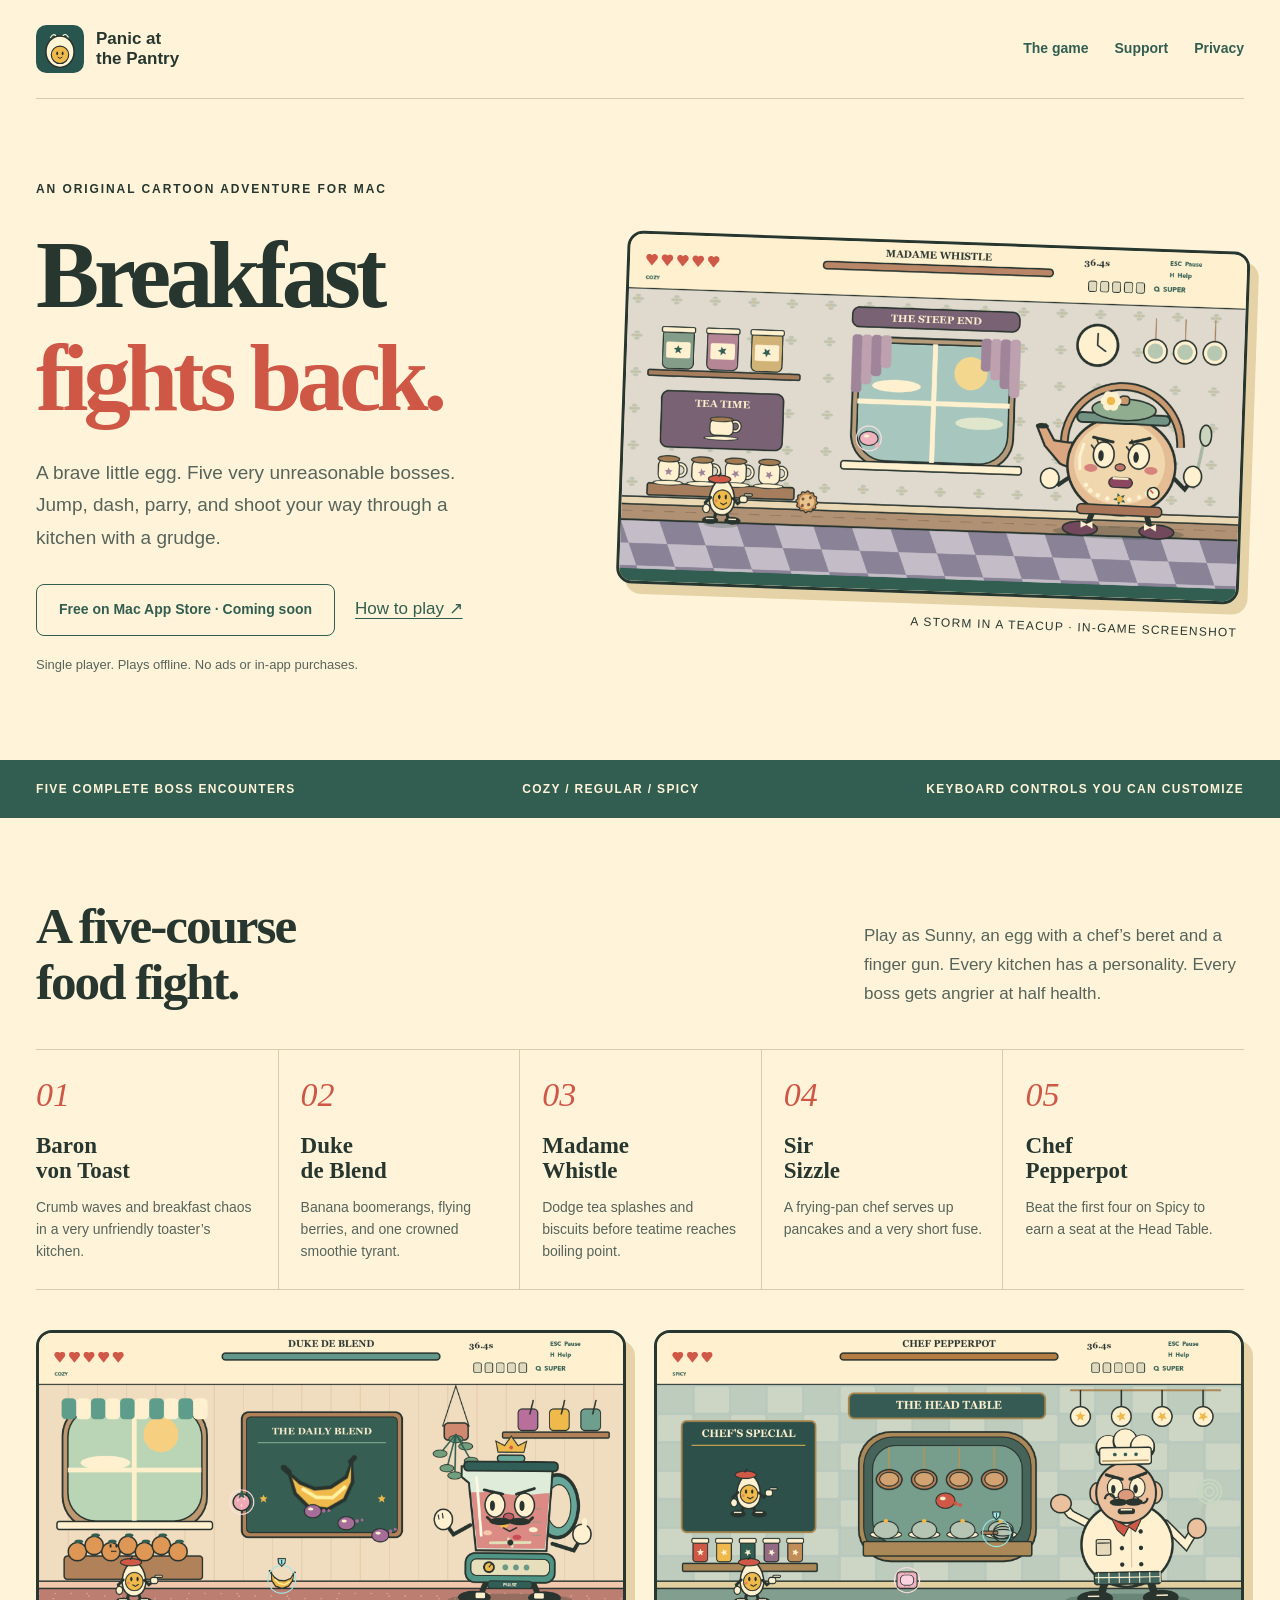
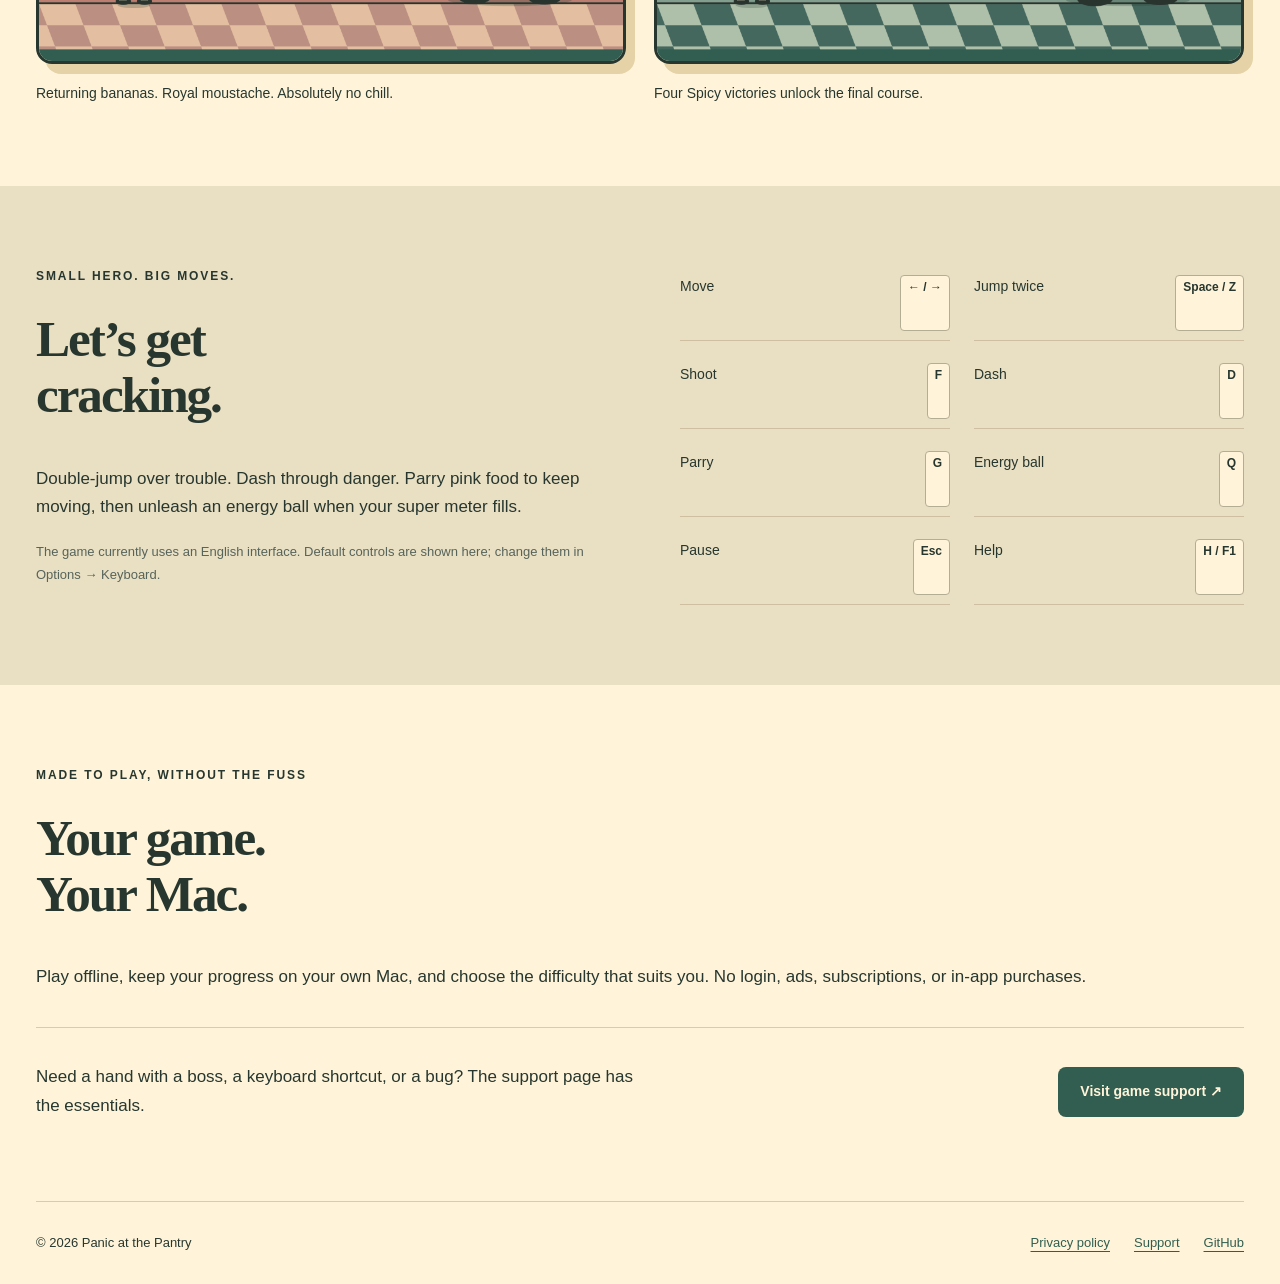
<file: website/index.html>
<!doctype html>
<html lang="en"><head><meta charset="utf-8"><meta name="viewport" content="width=device-width,initial-scale=1"><title>Panic at the Pantry — A cartoon boss adventure for Mac</title><meta name="description" content="Meet Sunny, a little egg with a big breakfast problem. An original, offline cartoon boss adventure for Mac, with five kitchen bosses."><link rel="icon" href="assets/icon.svg" type="image/svg+xml"><link rel="stylesheet" href="style.css"><meta name="theme-color" content="#315e50"><meta property="og:title" content="Panic at the Pantry"><meta property="og:description" content="Five courses. One very brave egg. A cartoon boss adventure for Mac."><meta property="og:image" content="https://lijinchen2099.github.io/panic-at-the-pantry/assets/kettle.png"></head>
<body><a class="skip" href="#main">Skip to content</a><div class="wrap"><header class="nav"><a class="brand" href="./"><img src="assets/icon.svg" alt="" width="48" height="48"><span>Panic at<br>the Pantry</span></a><nav class="navlinks" aria-label="Main"><a href="#courses">The game</a><a href="support.html">Support</a><a href="privacy.html">Privacy</a></nav></header>
<main id="main"><section class="hero"><div><span class="eyebrow">An original cartoon adventure for Mac</span><h1>Breakfast<br><em>fights back.</em></h1><p class="intro">A brave little egg. Five very unreasonable bosses. Jump, dash, parry, and shoot your way through a kitchen with a grudge.</p><div class="actions"><span class="badge">Free on Mac App Store · Coming soon</span><a href="support.html">How to play ↗</a></div><p class="small">Single player. Plays offline. No ads or in-app purchases.</p></div><figure><div class="picture"><img src="assets/kettle.png" alt="Sunny faces Madame Whistle, a teapot boss in a cartoon tea room." width="1920" height="1080" fetchpriority="high"></div><figcaption>A storm in a teacup · In-game screenshot</figcaption></figure></section></main></div>
<div class="strip"><div class="wrap"><span>Five complete boss encounters</span><span>Cozy / Regular / Spicy</span><span>Keyboard controls you can customize</span></div></div>
<section class="section wrap" id="courses"><div class="sectionhead"><h2>A five-course<br>food fight.</h2><p>Play as Sunny, an egg with a chef’s beret and a finger gun. Every kitchen has a personality. Every boss gets angrier at half health.</p></div><div class="courses"><article class="course"><span class="number">01</span><h3>Baron<br>von Toast</h3><p>Crumb waves and breakfast chaos in a very unfriendly toaster’s kitchen.</p></article><article class="course"><span class="number">02</span><h3>Duke<br>de Blend</h3><p>Banana boomerangs, flying berries, and one crowned smoothie tyrant.</p></article><article class="course"><span class="number">03</span><h3>Madame<br>Whistle</h3><p>Dodge tea splashes and biscuits before teatime reaches boiling point.</p></article><article class="course"><span class="number">04</span><h3>Sir<br>Sizzle</h3><p>A frying-pan chef serves up pancakes and a very short fuse.</p></article><article class="course"><span class="number">05</span><h3>Chef<br>Pepperpot</h3><p>Beat the first four on Spicy to earn a seat at the Head Table.</p></article></div><div class="gallery"><figure><div class="picture"><img src="assets/blender.png" alt="Sunny dodges flying fruit from Duke de Blend." width="1920" height="1080" loading="lazy"></div><figcaption>Returning bananas. Royal moustache. Absolutely no chill.</figcaption></figure><figure><div class="picture"><img src="assets/chef.png" alt="The final encounter with Chef Pepperpot and flying ravioli." width="1920" height="1080" loading="lazy"></div><figcaption>Four Spicy victories unlock the final course.</figcaption></figure></div></section>
<section class="section play"><div class="wrap playgrid"><div><span class="eyebrow">Small hero. Big moves.</span><h2>Let’s get<br>cracking.</h2><p>Double-jump over trouble. Dash through danger. Parry pink food to keep moving, then unleash an energy ball when your super meter fills.</p><p class="small">The game currently uses an English interface. Default controls are shown here; change them in Options → Keyboard.</p></div><div class="keys"><p>Move <kbd>← / →</kbd></p><p>Jump twice <kbd>Space / Z</kbd></p><p>Shoot <kbd>F</kbd></p><p>Dash <kbd>D</kbd></p><p>Parry <kbd>G</kbd></p><p>Energy ball <kbd>Q</kbd></p><p>Pause <kbd>Esc</kbd></p><p>Help <kbd>H / F1</kbd></p></div></div></section>
<section class="section wrap"><span class="eyebrow">Made to play, without the fuss</span><h2>Your game.<br>Your Mac.</h2><p>Play offline, keep your progress on your own Mac, and choose the difficulty that suits you. No login, ads, subscriptions, or in-app purchases.</p><div class="callout"><p>Need a hand with a boss, a keyboard shortcut, or a bug? The support page has the essentials.</p><a class="button" href="support.html">Visit game support ↗</a></div></section>
<footer class="wrap footer"><span>© 2026 Panic at the Pantry</span><div><a href="privacy.html">Privacy policy</a><a href="support.html">Support</a><a href="https://github.com/lijinchen2099/panic-at-the-pantry">GitHub</a></div></footer></body></html>
</file>
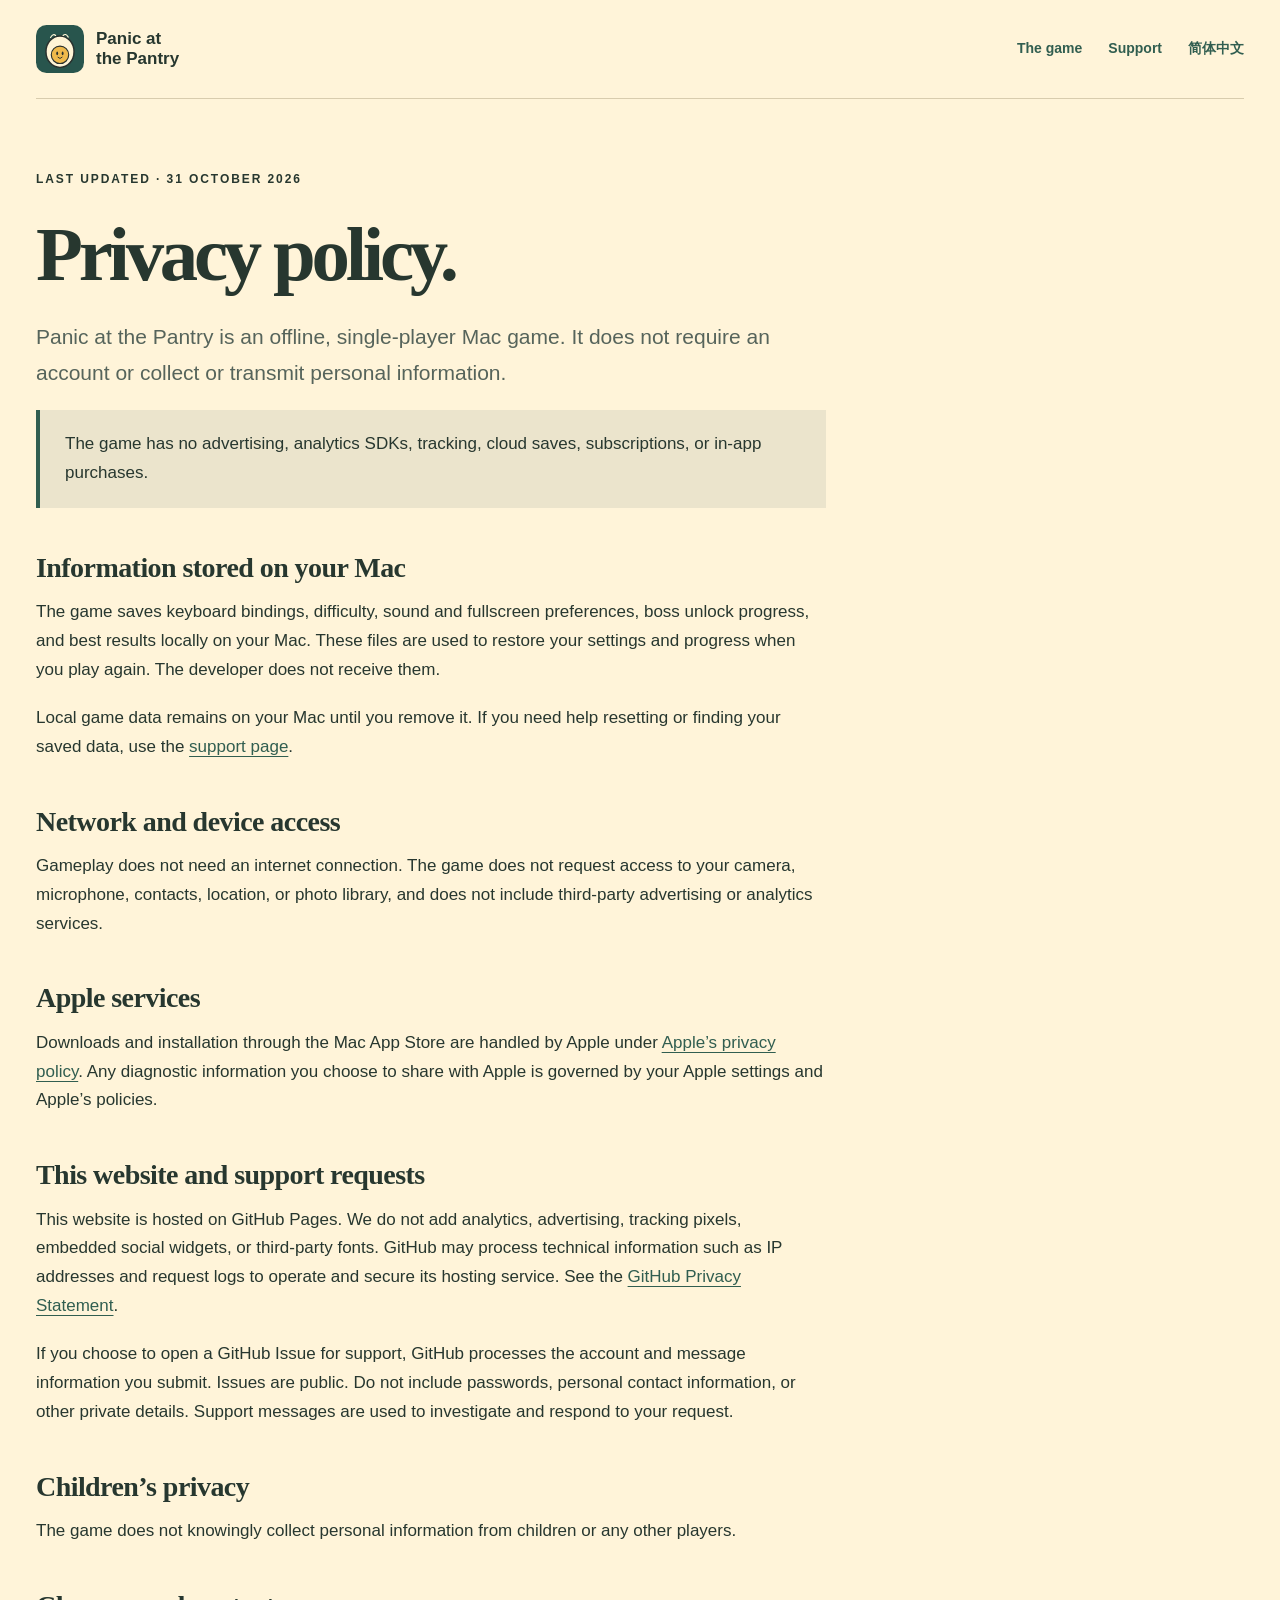
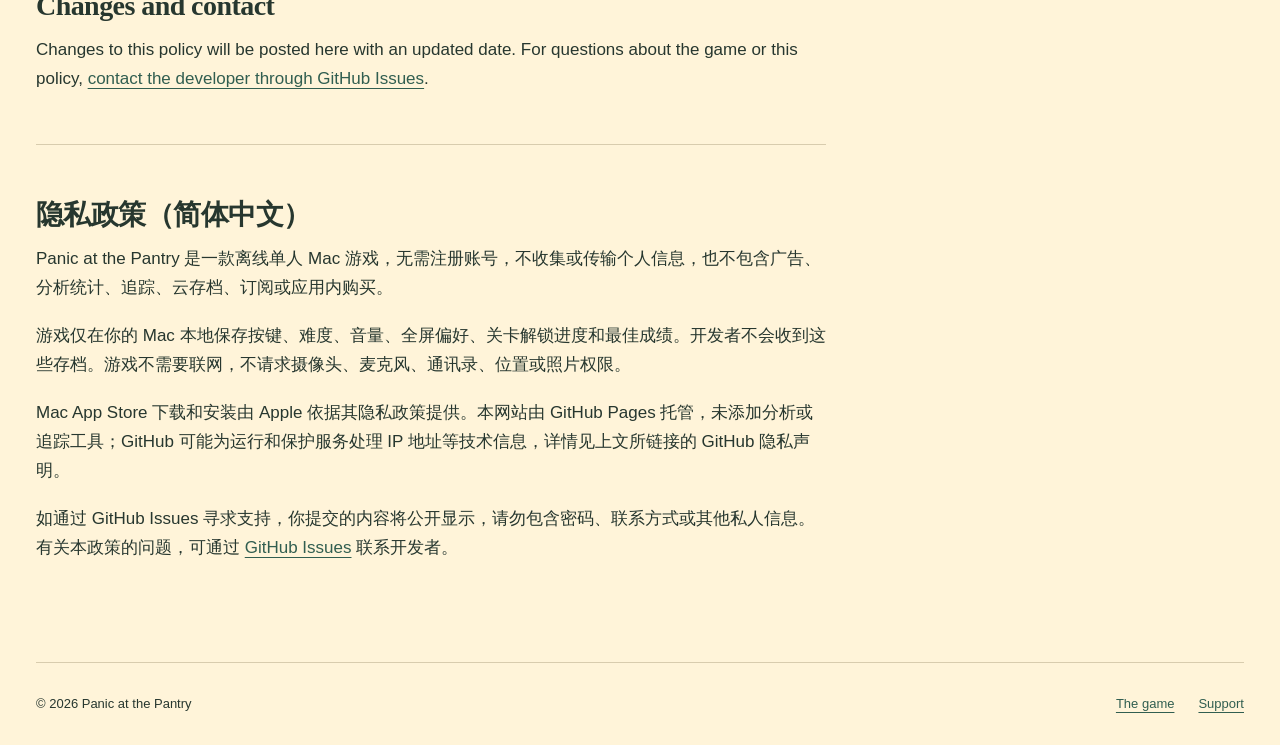
<file: website/privacy.html>
<!doctype html><html lang="en"><head><meta charset="utf-8"><meta name="viewport" content="width=device-width,initial-scale=1"><title>Privacy Policy — Panic at the Pantry</title><meta name="description" content="Privacy policy for the Panic at the Pantry Mac game and its support website."><link rel="icon" href="assets/icon.svg"><link rel="stylesheet" href="style.css"></head><body><a class="skip" href="#main">Skip to content</a><div class="wrap"><header class="nav"><a class="brand" href="./"><img src="assets/icon.svg" alt="" width="48" height="48"><span>Panic at<br>the Pantry</span></a><nav class="navlinks" aria-label="Main"><a href="./">The game</a><a href="support.html">Support</a><a href="#chinese" lang="zh-Hans">简体中文</a></nav></header><main id="main" class="doc"><span class="eyebrow">Last updated · 31 October 2026</span><h1>Privacy policy.</h1><p class="lead">Panic at the Pantry is an offline, single-player Mac game. It does not require an account or collect or transmit personal information.</p><div class="notice">The game has no advertising, analytics SDKs, tracking, cloud saves, subscriptions, or in-app purchases.</div><h2>Information stored on your Mac</h2><p>The game saves keyboard bindings, difficulty, sound and fullscreen preferences, boss unlock progress, and best results locally on your Mac. These files are used to restore your settings and progress when you play again. The developer does not receive them.</p><p>Local game data remains on your Mac until you remove it. If you need help resetting or finding your saved data, use the <a href="support.html">support page</a>.</p><h2>Network and device access</h2><p>Gameplay does not need an internet connection. The game does not request access to your camera, microphone, contacts, location, or photo library, and does not include third-party advertising or analytics services.</p><h2>Apple services</h2><p>Downloads and installation through the Mac App Store are handled by Apple under <a href="https://www.apple.com/legal/privacy/">Apple’s privacy policy</a>. Any diagnostic information you choose to share with Apple is governed by your Apple settings and Apple’s policies.</p><h2>This website and support requests</h2><p>This website is hosted on GitHub Pages. We do not add analytics, advertising, tracking pixels, embedded social widgets, or third-party fonts. GitHub may process technical information such as IP addresses and request logs to operate and secure its hosting service. See the <a href="https://docs.github.com/en/site-policy/privacy-policies/github-general-privacy-statement">GitHub Privacy Statement</a>.</p><p>If you choose to open a GitHub Issue for support, GitHub processes the account and message information you submit. Issues are public. Do not include passwords, personal contact information, or other private details. Support messages are used to investigate and respond to your request.</p><h2>Children’s privacy</h2><p>The game does not knowingly collect personal information from children or any other players.</p><h2>Changes and contact</h2><p>Changes to this policy will be posted here with an updated date. For questions about the game or this policy, <a href="https://github.com/lijinchen2099/panic-at-the-pantry/issues/new">contact the developer through GitHub Issues</a>.</p><section class="lang" id="chinese" lang="zh-Hans"><h2>隐私政策（简体中文）</h2><p>Panic at the Pantry 是一款离线单人 Mac 游戏，无需注册账号，不收集或传输个人信息，也不包含广告、分析统计、追踪、云存档、订阅或应用内购买。</p><p>游戏仅在你的 Mac 本地保存按键、难度、音量、全屏偏好、关卡解锁进度和最佳成绩。开发者不会收到这些存档。游戏不需要联网，不请求摄像头、麦克风、通讯录、位置或照片权限。</p><p>Mac App Store 下载和安装由 Apple 依据其隐私政策提供。本网站由 GitHub Pages 托管，未添加分析或追踪工具；GitHub 可能为运行和保护服务处理 IP 地址等技术信息，详情见上文所链接的 GitHub 隐私声明。</p><p>如通过 GitHub Issues 寻求支持，你提交的内容将公开显示，请勿包含密码、联系方式或其他私人信息。有关本政策的问题，可通过 <a href="https://github.com/lijinchen2099/panic-at-the-pantry/issues/new">GitHub Issues</a> 联系开发者。</p></section></main><footer class="footer"><span>© 2026 Panic at the Pantry</span><div><a href="./">The game</a><a href="support.html">Support</a></div></footer></div></body></html>
</file>
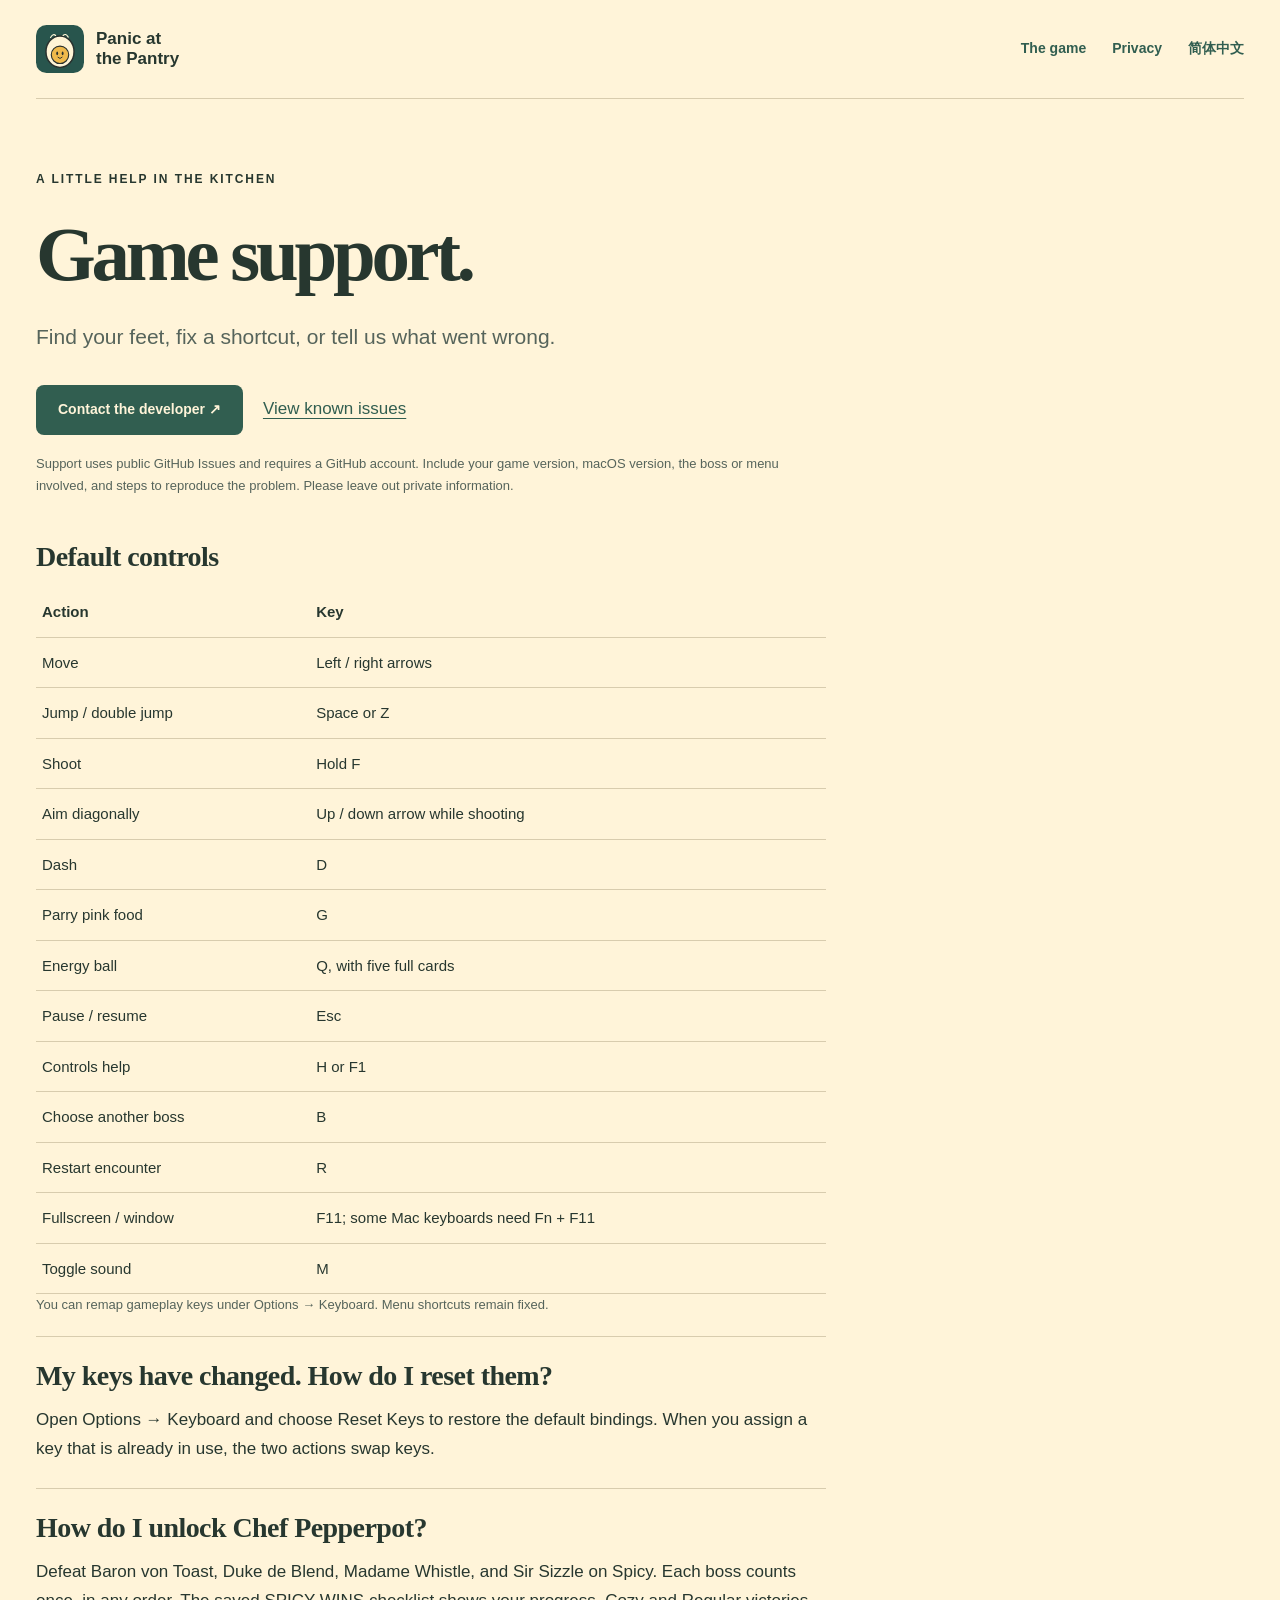
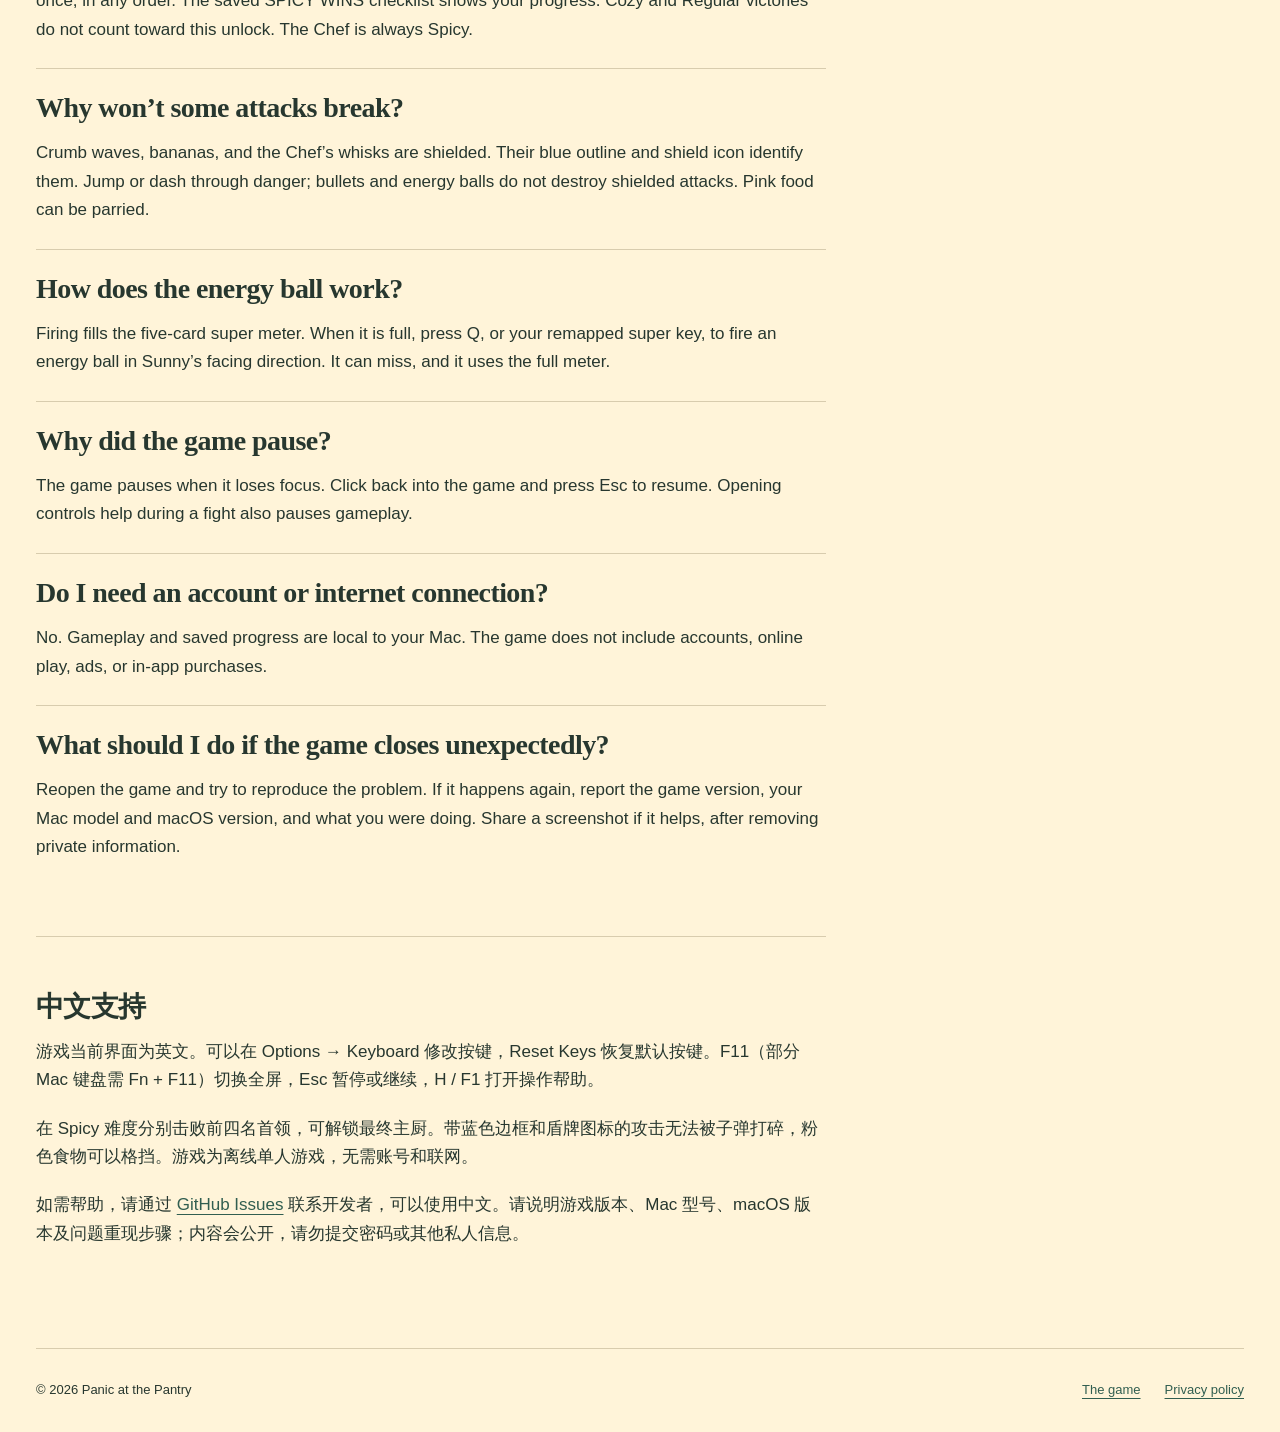
<file: website/support.html>
<!doctype html><html lang="en"><head><meta charset="utf-8"><meta name="viewport" content="width=device-width,initial-scale=1"><title>Support — Panic at the Pantry</title><meta name="description" content="Controls, boss tips, troubleshooting and developer support for Panic at the Pantry on Mac."><link rel="icon" href="assets/icon.svg"><link rel="stylesheet" href="style.css"></head><body><a class="skip" href="#main">Skip to content</a><div class="wrap"><header class="nav"><a class="brand" href="./"><img src="assets/icon.svg" alt="" width="48" height="48"><span>Panic at<br>the Pantry</span></a><nav class="navlinks" aria-label="Main"><a href="./">The game</a><a href="privacy.html">Privacy</a><a href="#chinese" lang="zh-Hans">简体中文</a></nav></header><main id="main" class="doc"><span class="eyebrow">A little help in the kitchen</span><h1>Game support.</h1><p class="lead">Find your feet, fix a shortcut, or tell us what went wrong.</p><div class="actions"><a class="button" href="https://github.com/lijinchen2099/panic-at-the-pantry/issues/new">Contact the developer ↗</a><a href="https://github.com/lijinchen2099/panic-at-the-pantry/issues">View known issues</a></div><p class="small">Support uses public GitHub Issues and requires a GitHub account. Include your game version, macOS version, the boss or menu involved, and steps to reproduce the problem. Please leave out private information.</p><h2>Default controls</h2><table><thead><tr><th scope="col">Action</th><th scope="col">Key</th></tr></thead><tbody><tr><td>Move</td><td>Left / right arrows</td></tr><tr><td>Jump / double jump</td><td>Space or Z</td></tr><tr><td>Shoot</td><td>Hold F</td></tr><tr><td>Aim diagonally</td><td>Up / down arrow while shooting</td></tr><tr><td>Dash</td><td>D</td></tr><tr><td>Parry pink food</td><td>G</td></tr><tr><td>Energy ball</td><td>Q, with five full cards</td></tr><tr><td>Pause / resume</td><td>Esc</td></tr><tr><td>Controls help</td><td>H or F1</td></tr><tr><td>Choose another boss</td><td>B</td></tr><tr><td>Restart encounter</td><td>R</td></tr><tr><td>Fullscreen / window</td><td>F11; some Mac keyboards need Fn + F11</td></tr><tr><td>Toggle sound</td><td>M</td></tr></tbody></table><p class="small">You can remap gameplay keys under Options → Keyboard. Menu shortcuts remain fixed.</p><section class="faq"><h2>My keys have changed. How do I reset them?</h2><p>Open Options → Keyboard and choose Reset Keys to restore the default bindings. When you assign a key that is already in use, the two actions swap keys.</p></section><section class="faq"><h2>How do I unlock Chef Pepperpot?</h2><p>Defeat Baron von Toast, Duke de Blend, Madame Whistle, and Sir Sizzle on Spicy. Each boss counts once, in any order. The saved SPICY WINS checklist shows your progress. Cozy and Regular victories do not count toward this unlock. The Chef is always Spicy.</p></section><section class="faq"><h2>Why won’t some attacks break?</h2><p>Crumb waves, bananas, and the Chef’s whisks are shielded. Their blue outline and shield icon identify them. Jump or dash through danger; bullets and energy balls do not destroy shielded attacks. Pink food can be parried.</p></section><section class="faq"><h2>How does the energy ball work?</h2><p>Firing fills the five-card super meter. When it is full, press Q, or your remapped super key, to fire an energy ball in Sunny’s facing direction. It can miss, and it uses the full meter.</p></section><section class="faq"><h2>Why did the game pause?</h2><p>The game pauses when it loses focus. Click back into the game and press Esc to resume. Opening controls help during a fight also pauses gameplay.</p></section><section class="faq"><h2>Do I need an account or internet connection?</h2><p>No. Gameplay and saved progress are local to your Mac. The game does not include accounts, online play, ads, or in-app purchases.</p></section><section class="faq"><h2>What should I do if the game closes unexpectedly?</h2><p>Reopen the game and try to reproduce the problem. If it happens again, report the game version, your Mac model and macOS version, and what you were doing. Share a screenshot if it helps, after removing private information.</p></section><section class="lang" id="chinese" lang="zh-Hans"><h2>中文支持</h2><p>游戏当前界面为英文。可以在 Options → Keyboard 修改按键，Reset Keys 恢复默认按键。F11（部分 Mac 键盘需 Fn + F11）切换全屏，Esc 暂停或继续，H / F1 打开操作帮助。</p><p>在 Spicy 难度分别击败前四名首领，可解锁最终主厨。带蓝色边框和盾牌图标的攻击无法被子弹打碎，粉色食物可以格挡。游戏为离线单人游戏，无需账号和联网。</p><p>如需帮助，请通过 <a href="https://github.com/lijinchen2099/panic-at-the-pantry/issues/new">GitHub Issues</a> 联系开发者，可以使用中文。请说明游戏版本、Mac 型号、macOS 版本及问题重现步骤；内容会公开，请勿提交密码或其他私人信息。</p></section></main><footer class="footer"><span>© 2026 Panic at the Pantry</span><div><a href="./">The game</a><a href="privacy.html">Privacy policy</a></div></footer></div></body></html>
</file>
<file: website/style.css>
@charset "UTF-8";
:root{--paper:#fff4d9;--ink:#27372f;--green:#315e50;--red:#ce5746;--gold:#edbd4d;--line:#d8ccae;--muted:#56645b}
*{box-sizing:border-box}html{scroll-behavior:smooth}body{margin:0;background:var(--paper);color:var(--ink);font:17px/1.7 -apple-system,BlinkMacSystemFont,"Segoe UI",sans-serif}a{color:var(--green);text-underline-offset:4px}a:hover{color:var(--red)}a:focus-visible{outline:3px solid var(--red);outline-offset:5px}img{max-width:100%;height:auto;display:block}h1,h2,h3,p{margin-top:0}h1,h2,h3{font-family:Georgia,"Times New Roman",serif;line-height:1.08}h1{font-size:clamp(3.5rem,7.4vw,7.5rem);letter-spacing:-.055em;margin-bottom:28px}h2{font-size:clamp(2.2rem,4vw,4rem);letter-spacing:-.04em}h3{font-size:1.55rem}p{margin-bottom:1.2rem}.wrap{width:min(1240px,calc(100% - 72px));margin:auto}.skip{position:absolute;top:-90px;left:20px;padding:10px;background:white;z-index:4}.skip:focus{top:10px}.nav{display:flex;align-items:center;justify-content:space-between;gap:30px;padding:25px 0;border-bottom:1px solid var(--line)}.brand{display:flex;align-items:center;gap:12px;color:var(--ink);font-weight:800;text-decoration:none;line-height:1.2}.brand img{width:48px;height:48px}.navlinks{display:flex;gap:26px;font-size:14px;font-weight:650}.navlinks a{text-decoration:none}.eyebrow{font-size:12px;font-weight:800;letter-spacing:.16em;text-transform:uppercase;display:block;margin-bottom:25px}.hero{display:grid;grid-template-columns:.92fr 1.08fr;gap:55px;align-items:center;padding:80px 0 65px}.hero h1 em{font-style:normal;color:var(--red)}.intro{max-width:440px;color:var(--muted);font-size:19px}.actions{display:flex;align-items:center;flex-wrap:wrap;gap:20px;margin:30px 0 18px}.button,.badge{display:inline-block;padding:13px 22px;border-radius:8px;background:var(--green);color:var(--paper);font-size:14px;font-weight:700;text-decoration:none}.button:hover{background:var(--ink);color:var(--paper)}.badge{border:1px solid var(--green);background:transparent;color:var(--green)}.small{font-size:13px;color:var(--muted)}.hero figure{margin:0;transform:rotate(2deg)}.picture{border:3px solid var(--ink);border-radius:16px;overflow:hidden;box-shadow:9px 10px 0 #e5d3a7}.picture img{width:100%}figcaption{font-size:12px;text-transform:uppercase;letter-spacing:.1em;margin-top:18px;text-align:right}.strip{padding:19px 0;background:var(--green);color:var(--paper);font-size:12px;font-weight:700;letter-spacing:.11em;text-transform:uppercase}.strip .wrap{display:flex;justify-content:space-between;gap:16px;flex-wrap:wrap}.section{padding:80px 0}.sectionhead{display:flex;align-items:end;justify-content:space-between;gap:60px;margin-bottom:40px}.sectionhead h2{margin:0}.sectionhead p{max-width:380px;color:var(--muted);margin:0}.courses{display:grid;grid-template-columns:repeat(5,1fr);border-top:1px solid var(--line);border-bottom:1px solid var(--line)}.course{padding:26px 20px 26px 0}.course+.course{border-left:1px solid var(--line);padding-left:22px}.course .number{font:italic 34px Georgia;color:var(--red);display:block;margin-bottom:20px}.course h3{font-size:23px;margin-bottom:12px}.course p{font-size:14px;color:var(--muted);line-height:1.6;margin:0}.gallery{display:grid;grid-template-columns:1fr 1fr;gap:28px;margin-top:40px}.gallery figure{margin:0}.gallery figcaption{text-transform:none;letter-spacing:0;text-align:left;font-size:14px}.play{background:#e9dfc3}.playgrid{display:grid;grid-template-columns:1fr 1fr;gap:80px}.keys{display:grid;grid-template-columns:1fr 1fr;gap:13px 24px;font-size:14px}.keys p{margin:0;display:flex;justify-content:space-between;gap:10px;border-bottom:1px solid #cfbfa0;padding:9px 0}kbd{font:600 12px -apple-system,BlinkMacSystemFont,sans-serif;padding:4px 7px;border:1px solid #b3ad94;border-radius:4px;background:var(--paper);white-space:nowrap}.callout{border-top:1px solid var(--line);padding-top:35px;margin-top:35px;display:flex;justify-content:space-between;align-items:center;gap:30px}.callout p{margin:0;max-width:600px}.footer{padding:30px 0;border-top:1px solid var(--line);display:flex;align-items:center;justify-content:space-between;gap:25px;font-size:13px}.footer div{display:flex;gap:24px}.doc{max-width:790px;padding:70px 0 80px}.doc h1{font-size:clamp(3rem,6vw,5rem);margin-bottom:22px}.doc h2{font-size:28px;letter-spacing:-.02em;margin-top:45px;margin-bottom:15px}.doc h3{margin-top:28px}.doc ul{padding-left:24px}.doc .lead{font-size:21px;color:var(--muted)}.notice{padding:20px 25px;border-left:4px solid var(--green);background:#ebe4cc}.doc table{width:100%;border-collapse:collapse;font-size:15px}.doc th,.doc td{text-align:left;padding:12px 6px;border-bottom:1px solid var(--line)}.doc code{font-size:.88em;overflow-wrap:anywhere}.faq{border-top:1px solid var(--line);padding:24px 0}.faq h2{margin:0 0 15px}.faq p:last-child{margin:0}.lang{border-top:1px solid var(--line);margin-top:50px;padding-top:10px}
@media(max-width:900px){.hero{gap:35px}.courses{grid-template-columns:repeat(2,1fr)}.course+.course{border-left:0;padding-left:0}.course{border-bottom:1px solid var(--line)}.playgrid{gap:35px}.navlinks{gap:17px}}@media(max-width:650px){.wrap{width:calc(100% - 36px)}.nav{align-items:flex-start;gap:15px}.brand{font-size:13px}.brand img{width:36px;height:36px}.navlinks{gap:12px;font-size:12px;flex-wrap:wrap;justify-content:end}.hero{grid-template-columns:1fr;padding:50px 0;gap:35px}.hero h1{max-width:430px}.hero figure{transform:none}.section{padding:50px 0}.sectionhead,.callout{display:block}.sectionhead h2{margin-bottom:22px}.playgrid,.gallery{grid-template-columns:1fr}.keys{gap:10px 18px}.footer{align-items:flex-start;flex-direction:column}.callout .button{margin-top:20px}.doc{padding-top:45px}.doc .lead{font-size:18px}.strip{font-size:10px}.course{padding-right:17px}.course h3{font-size:22px}}
@media(prefers-reduced-motion:reduce){html{scroll-behavior:auto}}
</file>
